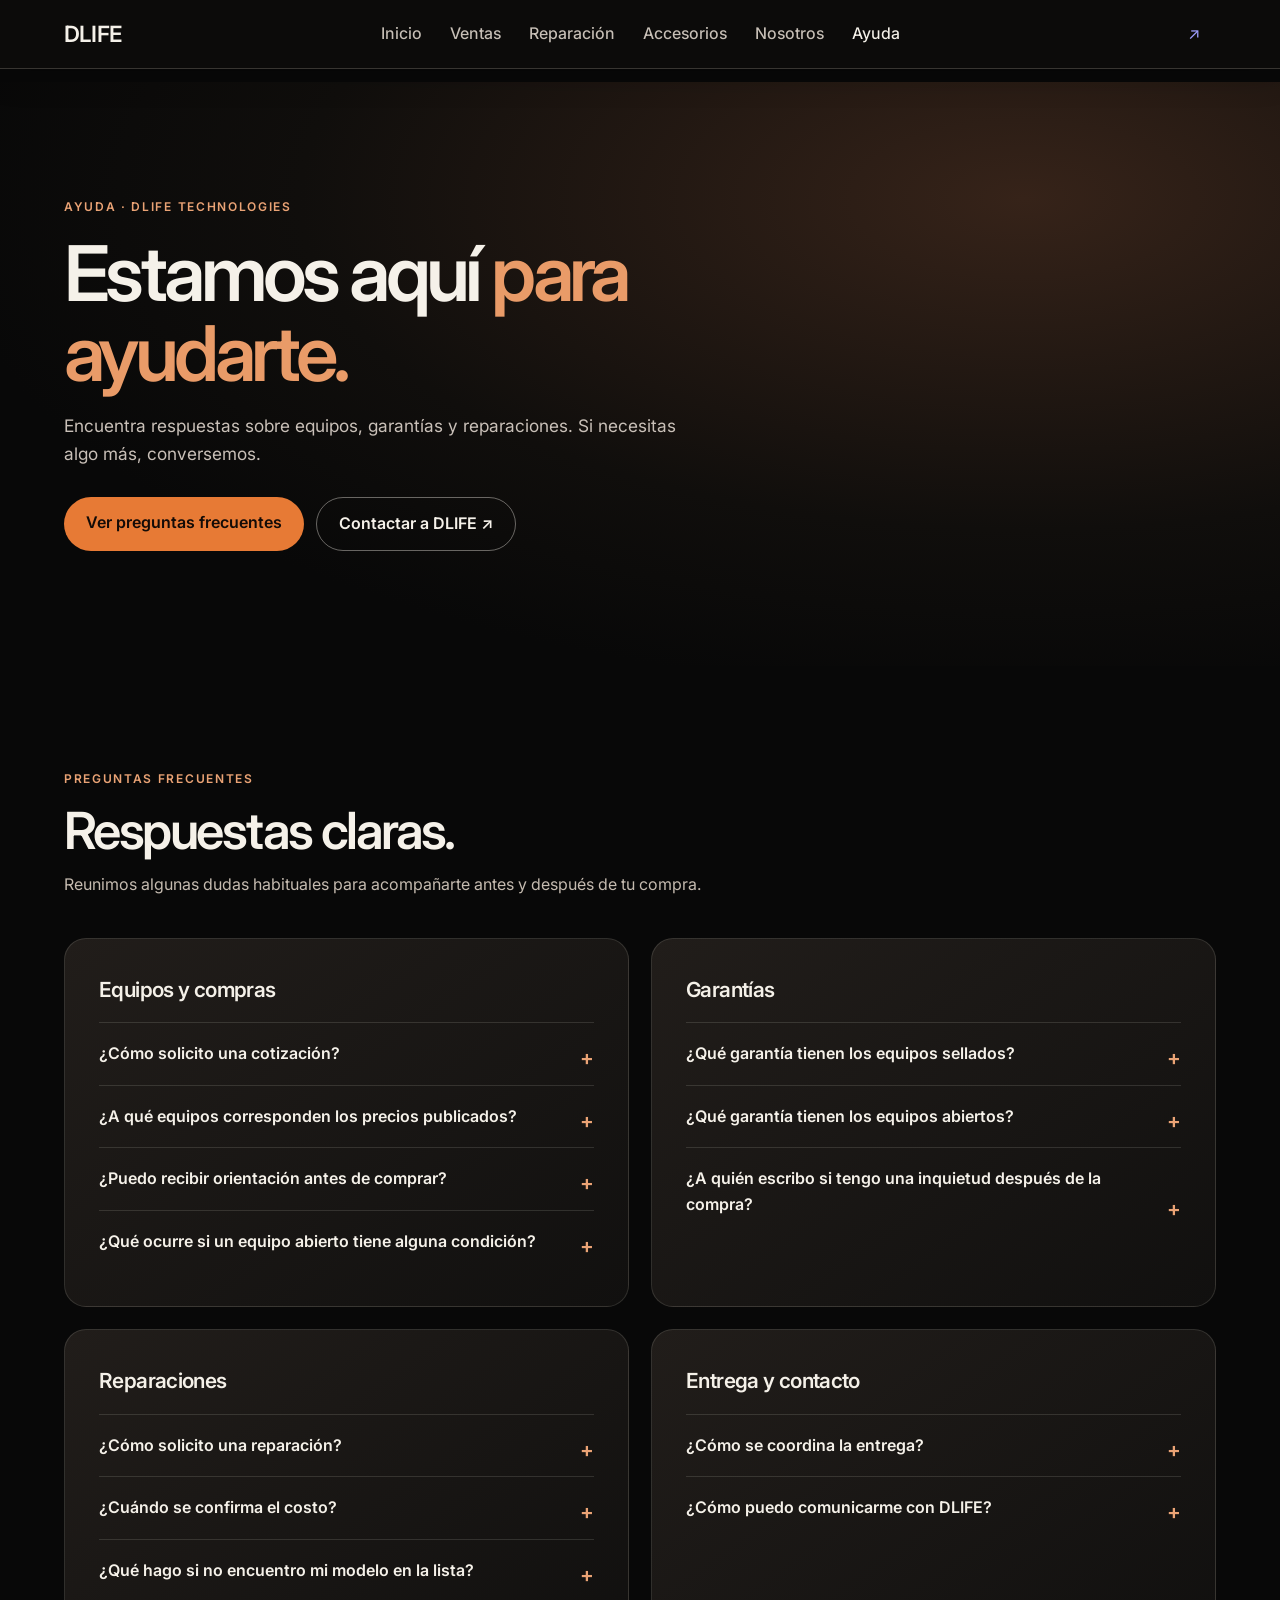
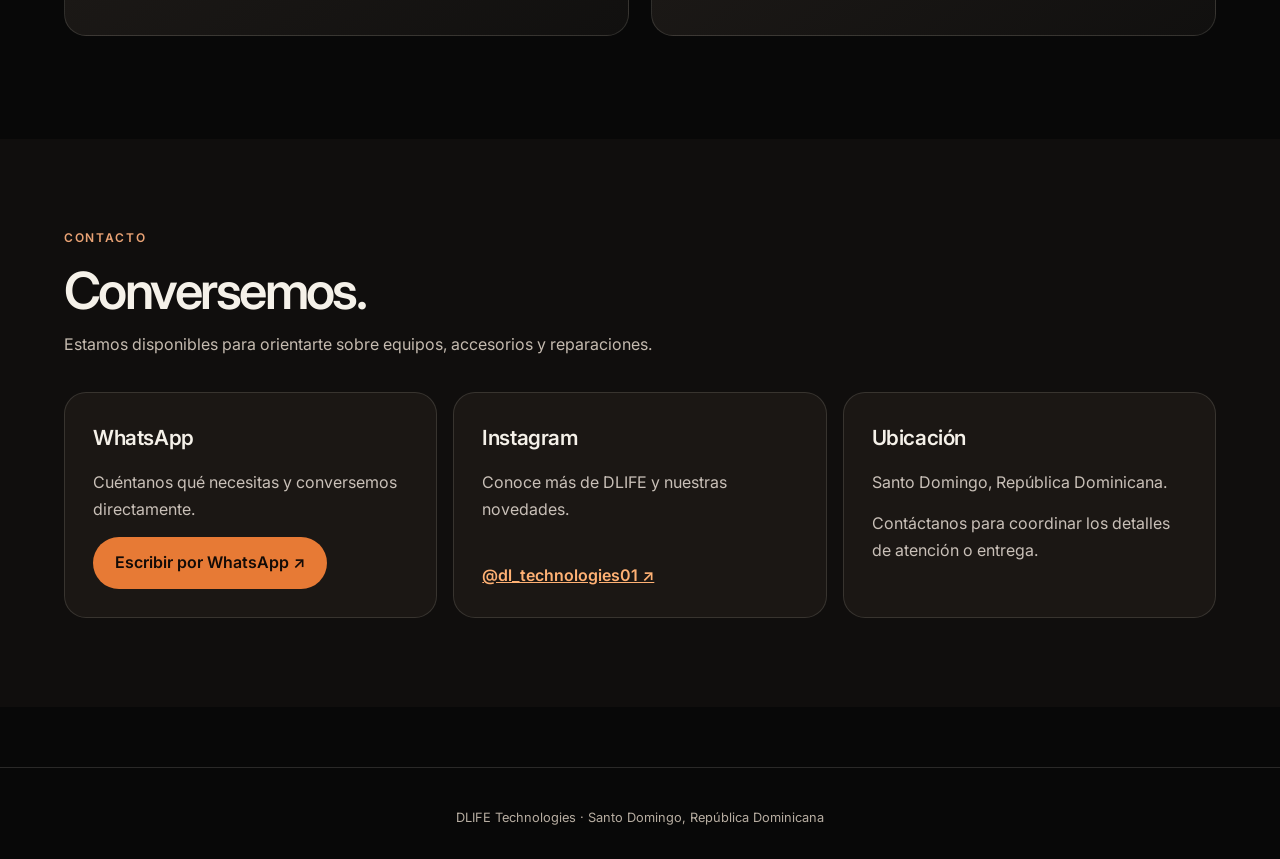
<file: ayuda.html>
<!DOCTYPE html>
<html lang="es">
<head>
<meta charset="UTF-8"><meta name="viewport" content="width=device-width, initial-scale=1, viewport-fit=cover"><meta name="theme-color" content="#080808">
<meta name="description" content="Resuelve tus dudas y contacta a DLIFE Technologies sobre equipos, garantías y reparaciones.">
<title>Ayuda y contacto | DLIFE Technologies</title>
<link rel="preconnect" href="https://fonts.googleapis.com"><link rel="preconnect" href="https://fonts.gstatic.com" crossorigin><link href="https://fonts.googleapis.com/css2?family=Inter:wght@400;500;600;700&display=swap" rel="stylesheet">
<link rel="stylesheet" href="styles.css"><link rel="stylesheet" href="design-system.css"><script src="ui.js" defer></script>
<style>
.help-page{font-family:Inter,-apple-system,sans-serif}.help-wrap{max-width:1300px;margin:auto;padding:0 clamp(24px,5vw,72px)}
.help-hero{padding:clamp(70px,9vw,130px) 0;background:radial-gradient(ellipse at 80% 20%,#362319,#100e0c 50%,#080808 75%)}
.help-kicker{color:#eaa375;font-size:.75rem;font-weight:600;letter-spacing:.14em;text-transform:uppercase}
.help-hero h1{font-size:clamp(2.8rem,6vw,5.6rem);line-height:1.04;letter-spacing:-.06em;max-width:850px;margin:18px 0}
.help-hero h1 span{color:#e99b68}.help-hero p:not(.help-kicker){color:#c9c0b8;max-width:650px;font-size:1.08rem}
.help-actions{display:flex;gap:12px;flex-wrap:wrap;margin-top:30px}.help-actions a,.contact-card a{display:inline-block;border-radius:999px;padding:13px 22px;font-weight:600;text-decoration:none}
.help-actions a:first-child,.contact-card a{background:#e77a35;color:#130b07}.help-actions a:last-child{border:1px solid rgba(245,241,233,.4);color:#f5f1e9}
.faq-section{padding:clamp(70px,8vw,110px) 0}.section-title{font-size:clamp(2.2rem,4vw,3.8rem);letter-spacing:-.05em;line-height:1.1;margin:14px 0}.section-lead{color:#c5bbb0;max-width:680px}
.faq-grid{display:grid;grid-template-columns:repeat(2,minmax(0,1fr));gap:22px;margin-top:40px}
.faq-group{background:linear-gradient(145deg,#211d1a,#11100f);border:1px solid rgba(245,241,233,.13);border-radius:22px;padding:clamp(24px,3vw,34px)}
.faq-group h3{font-size:1.3rem;letter-spacing:-.03em;margin-bottom:16px}
.faq-group details{border-top:1px solid rgba(245,241,233,.13)}.faq-group summary{padding:18px 30px 18px 0;cursor:pointer;list-style:none;position:relative;font-weight:600}
.faq-group summary::-webkit-details-marker{display:none}.faq-group summary:after{content:"+";position:absolute;right:0;color:#eaa375;font-size:1.3rem}.faq-group details[open] summary:after{content:"−"}
.faq-group details p{color:#c9c0b8;line-height:1.75;padding:0 0 18px}.faq-group a{color:#ffb174;text-decoration:underline;text-underline-offset:3px}
.faq-group summary:focus-visible{outline:3px solid #ffb174;outline-offset:3px}
.contact-section{padding:clamp(60px,7vw,100px) 0;background:#100e0d}.contact-grid{display:grid;grid-template-columns:repeat(3,minmax(0,1fr));gap:16px;margin-top:35px}
.contact-card{border:1px solid rgba(245,241,233,.13);background:#1b1714;border-radius:22px;padding:28px;display:flex;flex-direction:column;align-items:flex-start;gap:14px}
.contact-card h3{font-size:1.3rem}.contact-card p{color:#c9c0b8;line-height:1.7}.contact-card a{margin-top:auto}.contact-card .plain{background:transparent;color:#ffb174;padding:0;border-radius:0;text-decoration:underline}
@media(max-width:768px){.faq-grid,.contact-grid{grid-template-columns:1fr}}
</style></head>
<body class="help-page"><a class="skip-link" href="#contenido">Ir al contenido</a>
<nav class="navbar" aria-label="Navegación principal"><a class="logo" href="index.html" aria-label="DLIFE, inicio">DLIFE</a>
<ul class="nav-links" id="primary-menu"><li><a href="index.html">Inicio</a></li><li><a href="ventas.html">Ventas</a></li><li><a href="reparacion.html">Reparación</a></li><li><a href="accesorios.html">Accesorios</a></li><li><a href="nosotros.html">Nosotros</a></li><li><a href="ayuda.html" class="active" aria-current="page">Ayuda</a></li></ul>
<a href="https://www.instagram.com/dl_technologies01" target="_blank" rel="noopener noreferrer" class="nav-icon" aria-label="Instagram">↗</a>
<button type="button" class="menu-toggle" aria-label="Abrir menú de navegación" aria-expanded="false" aria-controls="primary-menu">☰</button></nav>
<main id="contenido">
<section class="help-hero"><div class="help-wrap"><p class="help-kicker">Ayuda · DLIFE Technologies</p><h1>Estamos aquí <span>para ayudarte.</span></h1><p>Encuentra respuestas sobre equipos, garantías y reparaciones. Si necesitas algo más, conversemos.</p><div class="help-actions"><a href="#preguntas">Ver preguntas frecuentes</a><a href="#contacto">Contactar a DLIFE ↗</a></div></div></section>
<section class="faq-section" id="preguntas"><div class="help-wrap"><p class="help-kicker">Preguntas frecuentes</p><h2 class="section-title">Respuestas claras.</h2><p class="section-lead">Reunimos algunas dudas habituales para acompañarte antes y después de tu compra.</p>
<div class="faq-grid">
<section class="faq-group"><h3>Equipos y compras</h3>
<details><summary>¿Cómo solicito una cotización?</summary><p>Entra a <a href="ventas.html">Ventas</a>, elige el equipo que te interesa y completa la solicitud. También puedes escribirnos para recibir orientación.</p></details>
<details><summary>¿A qué equipos corresponden los precios publicados?</summary><p>Los precios publicados en la página de ventas corresponden a equipos sellados. Si buscas otras opciones, conversemos sobre las disponibles.</p></details>
<details><summary>¿Puedo recibir orientación antes de comprar?</summary><p>Sí. Cuéntanos qué necesitas y te ayudaremos a elegir entre las opciones disponibles.</p></details>
<details><summary>¿Qué ocurre si un equipo abierto tiene alguna condición?</summary><p>Te informamos sobre cualquier condición identificada. Si una pieza necesita atención, conversamos contigo y solicitamos tu autorización antes de realizar el trabajo.</p></details></section>
<section class="faq-group"><h3>Garantías</h3>
<details><summary>¿Qué garantía tienen los equipos sellados?</summary><p>Los equipos sellados cuentan con un año de garantía de Apple. DLIFE te acompaña como intermediario; consulta las condiciones aplicables al adquirir tu equipo.</p></details>
<details><summary>¿Qué garantía tienen los equipos abiertos?</summary><p>Los equipos abiertos cuentan con un año de garantía cubierto por DLIFE. Consulta las condiciones aplicables al adquirir tu equipo.</p></details>
<details><summary>¿A quién escribo si tengo una inquietud después de la compra?</summary><p>Puedes contactar a DLIFE por WhatsApp. Te ayudaremos con tu inquietud y te orientaremos sobre la garantía que corresponda.</p></details></section>
<section class="faq-group"><h3>Reparaciones</h3>
<details><summary>¿Cómo solicito una reparación?</summary><p>En <a href="reparacion.html">Reparación</a> puedes indicar tu dispositivo y describir lo que sucede. Después conversaremos contigo sobre los próximos pasos.</p></details>
<details><summary>¿Cuándo se confirma el costo?</summary><p>El costo final se confirma después de la evaluación. Conversaremos contigo antes de realizar cualquier trabajo.</p></details>
<details><summary>¿Qué hago si no encuentro mi modelo en la lista?</summary><p>Selecciona «No encuentro mi modelo» en el formulario y escríbelo. La página también incluye una guía para localizar el modelo de tu equipo.</p></details></section>
<section class="faq-group"><h3>Entrega y contacto</h3>
<details><summary>¿Cómo se coordina la entrega?</summary><p>Al solicitar tu equipo o accesorio, conversaremos contigo para confirmar disponibilidad y los detalles de entrega y pago.</p></details>
<details><summary>¿Cómo puedo comunicarme con DLIFE?</summary><p>Puedes escribirnos por <a href="https://wa.me/18292890243" target="_blank" rel="noopener noreferrer">WhatsApp</a> o encontrarnos en <a href="https://www.instagram.com/dl_technologies01" target="_blank" rel="noopener noreferrer">Instagram</a>.</p></details></section>
</div></div></section>
<section class="contact-section" id="contacto"><div class="help-wrap"><p class="help-kicker">Contacto</p><h2 class="section-title">Conversemos.</h2><p class="section-lead">Estamos disponibles para orientarte sobre equipos, accesorios y reparaciones.</p>
<div class="contact-grid">
<article class="contact-card"><h3>WhatsApp</h3><p>Cuéntanos qué necesitas y conversemos directamente.</p><a href="https://wa.me/18292890243" target="_blank" rel="noopener noreferrer">Escribir por WhatsApp ↗</a></article>
<article class="contact-card"><h3>Instagram</h3><p>Conoce más de DLIFE y nuestras novedades.</p><a class="plain" href="https://www.instagram.com/dl_technologies01" target="_blank" rel="noopener noreferrer">@dl_technologies01 ↗</a></article>
<article class="contact-card"><h3>Ubicación</h3><p>Santo Domingo, República Dominicana.</p><p>Contáctanos para coordinar los detalles de atención o entrega.</p></article>
</div></div></section>
</main><footer class="apple-footer"><div class="footer-text">DLIFE Technologies · Santo Domingo, República Dominicana</div></footer></body></html>
</file>
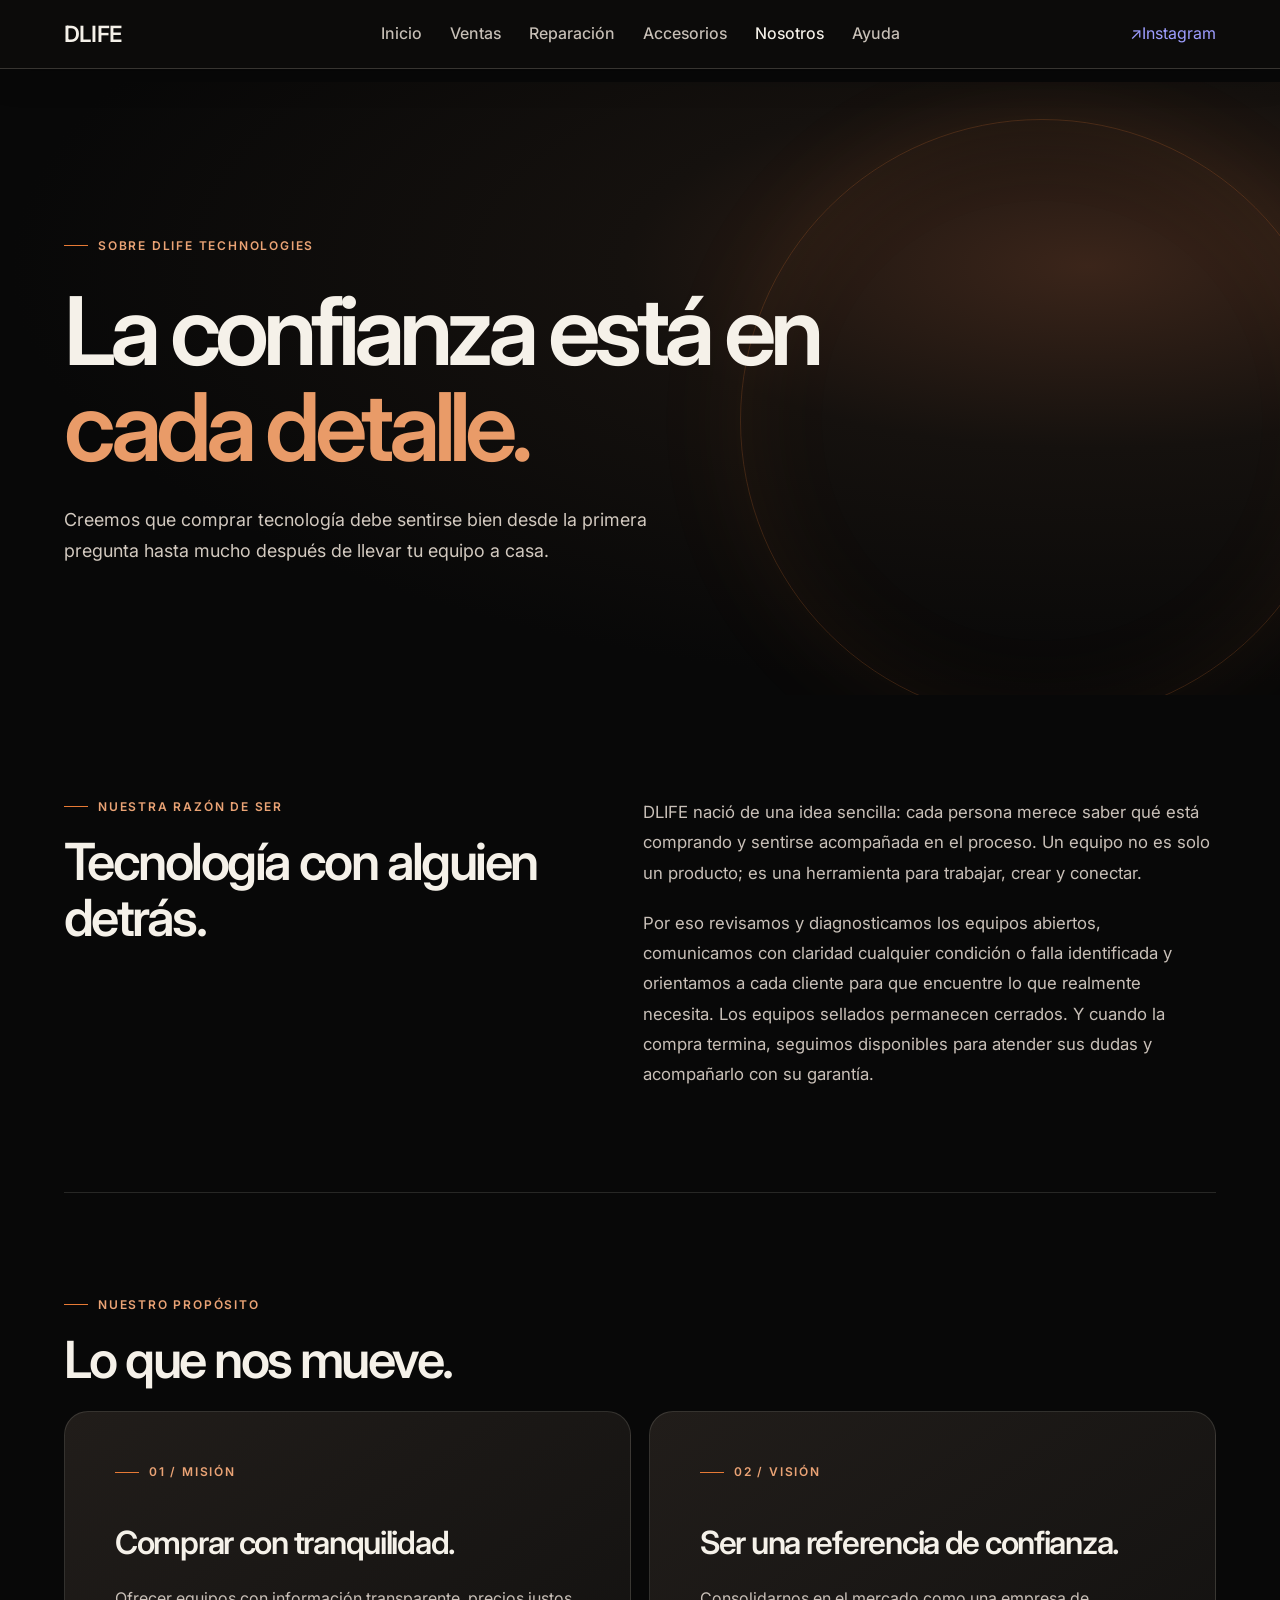
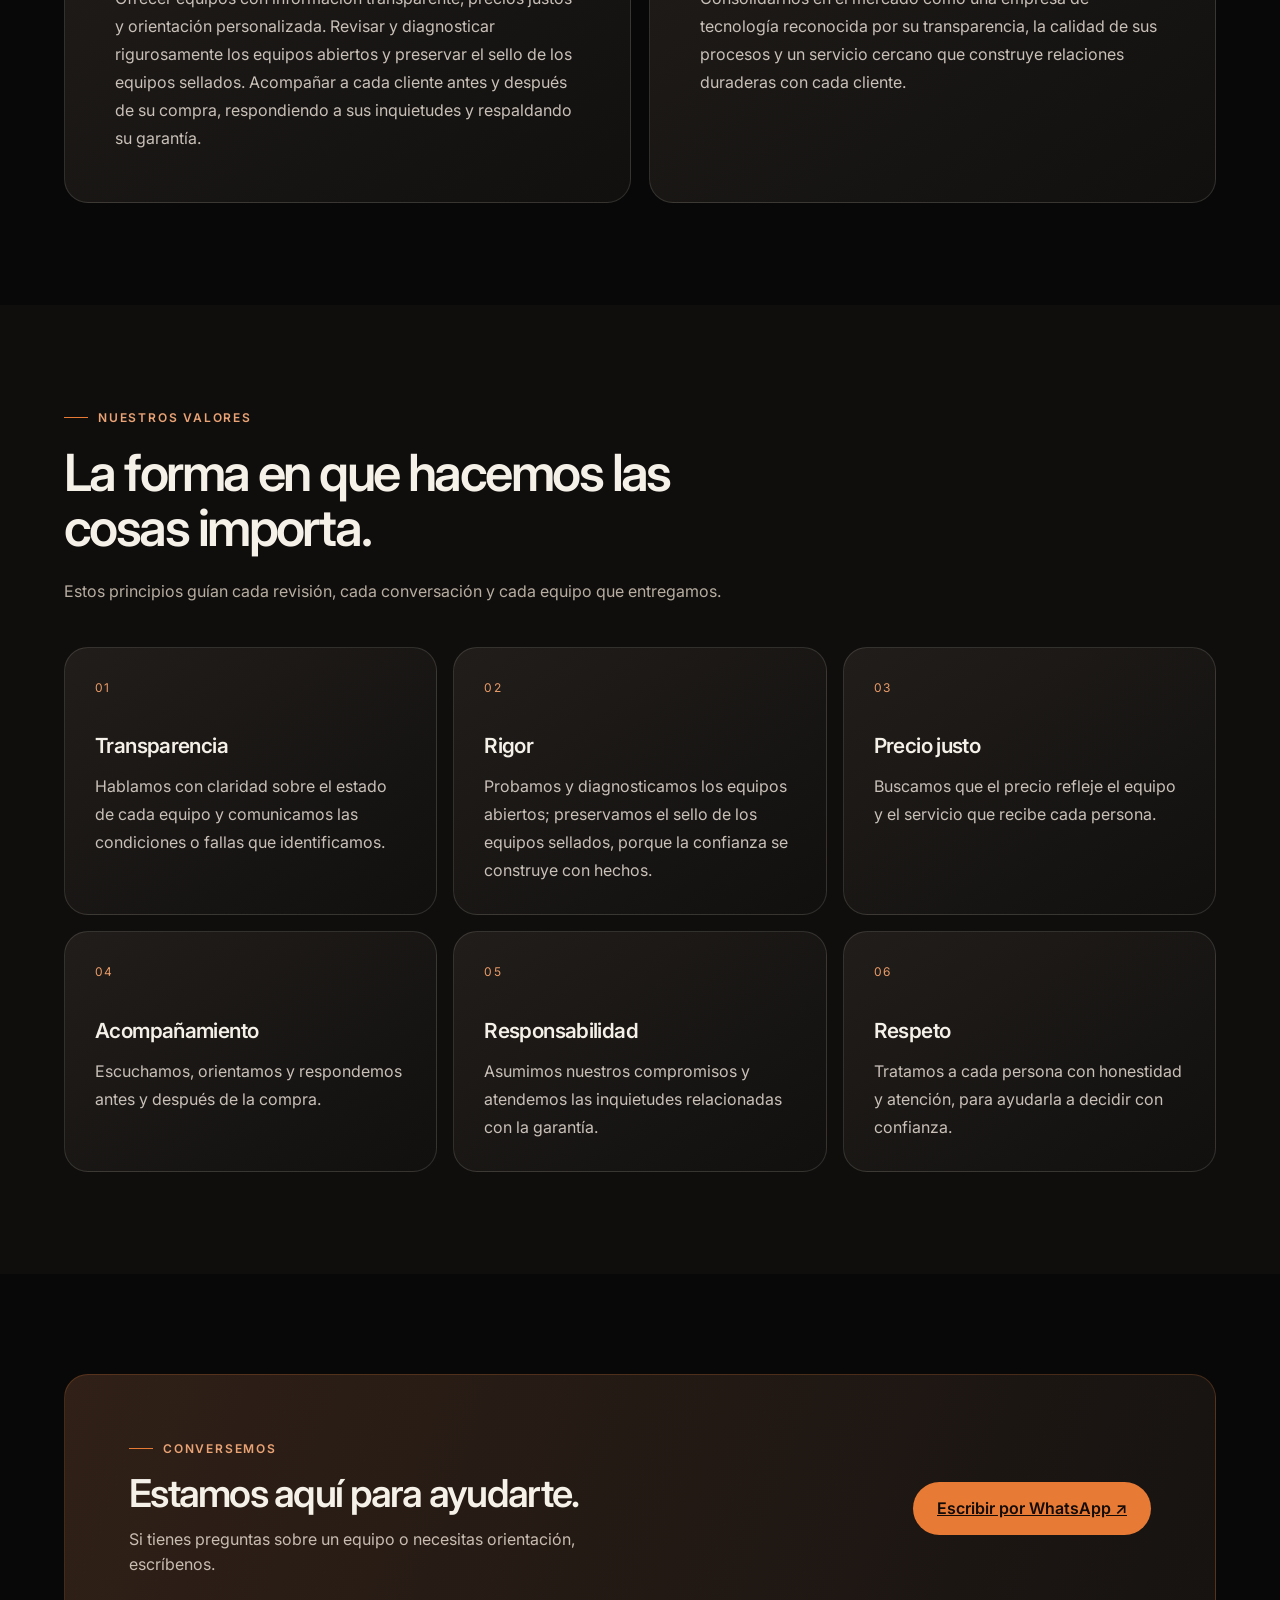
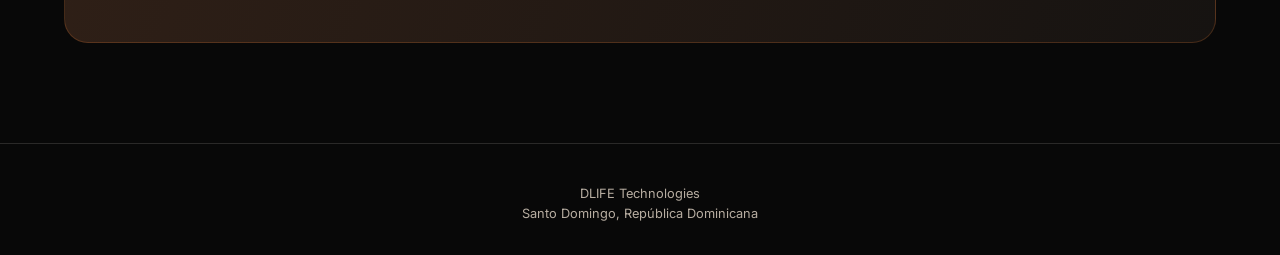
<file: nosotros.html>
<!DOCTYPE html>
<html lang="es">
<head>
  <meta charset="UTF-8">
  <meta name="viewport" content="width=device-width, initial-scale=1, viewport-fit=cover">
  <meta name="theme-color" content="#080808">
  <meta name="description" content="Conoce la misión, visión y valores de DLIFE Technologies: tecnología con confianza, transparencia y acompañamiento.">
  <title>Nosotros | DLIFE Technologies</title>
  <link rel="preconnect" href="https://fonts.googleapis.com">
  <link rel="preconnect" href="https://fonts.gstatic.com" crossorigin>
  <link href="https://fonts.googleapis.com/css2?family=Inter:wght@400;500;600;700&display=swap" rel="stylesheet">
  <link rel="stylesheet" href="styles.css">
  <link rel="stylesheet" href="design-system.css">
  <script src="ui.js" defer></script>
  <style>
    .about-page { font-family: Inter, -apple-system, sans-serif; }
    .about-page .about-wrap { max-width: 1400px; margin: auto; padding: 0 clamp(24px, 5vw, 72px); }
    .about-hero { position: relative; overflow: hidden; padding: clamp(90px, 12vw, 160px) 0 clamp(80px, 10vw, 130px); background: radial-gradient(ellipse at 85% 30%, #3b251a 0%, #15110e 30%, #080808 70%); }
    .about-hero .about-wrap { position: relative; z-index: 1; }
    .about-hero::after { content: ""; position: absolute; width: min(47vw, 620px); aspect-ratio: 1; border: 1px solid rgba(231,122,53,.22); border-radius: 50%; right: -5%; top: 6%; box-shadow: 0 0 100px rgba(231,122,53,.07), inset 0 0 100px rgba(231,122,53,.07); pointer-events: none; }
    .about-kicker { display: flex; align-items: center; gap: 10px; color: #eaa375; font-size: .75rem; font-weight: 600; letter-spacing: .15em; text-transform: uppercase; }
    .about-kicker::before { content: ""; width: 24px; height: 1px; background: #e77a35; }
    .about-hero h1 { max-width: 950px; font-size: clamp(3.1rem, 7.4vw, 7rem); line-height: 1.02; letter-spacing: -.065em; margin: 28px 0; font-weight: 600; }
    .about-hero h1 span { color: #e99b68; }
    .about-lead { color: #d2c9bf; max-width: 660px; font-size: clamp(1.05rem, 1.4vw, 1.25rem); line-height: 1.75; }
    .about-section { padding: clamp(70px, 8vw, 120px) 0; }
    .about-intro { display: grid; grid-template-columns: 1fr 1.2fr; gap: clamp(30px, 8vw, 120px); border-bottom: 1px solid rgba(245,241,233,.13); }
    .about-section h2 { font-size: clamp(2.3rem, 4vw, 3.8rem); line-height: 1.08; letter-spacing: -.05em; margin: 18px 0 24px; }
    .about-prose p { color: #c9c0b8; font-size: 1.05rem; line-height: 1.8; margin-bottom: 20px; }
    .about-prose p:last-child { margin-bottom: 0; }
    .purpose-grid { display: grid; grid-template-columns: repeat(2, 1fr); gap: 18px; }
    .purpose-card, .value-card { border: 1px solid rgba(245,241,233,.13); background: linear-gradient(145deg, #211d1a, #11100f); border-radius: 24px; }
    .purpose-card { padding: clamp(28px, 4vw, 50px); }
    .purpose-card h3 { font-size: 2rem; letter-spacing: -.04em; margin: 35px 0 16px; }
    .purpose-card p, .value-card p { color: #c9c0b8; line-height: 1.75; }
    .values-section { background: #100e0d; }
    .values-heading { max-width: 700px; margin-bottom: 42px; }
    .values-heading p { color: #b7ada1; }
    .values-grid { display: grid; grid-template-columns: repeat(3, 1fr); gap: 16px; }
    .value-card { padding: 30px; min-height: 230px; }
    .value-number { color: #e99b68; font-size: .75rem; letter-spacing: .1em; }
    .value-card h3 { font-size: 1.3rem; letter-spacing: -.03em; margin: 32px 0 10px; }
    .about-contact { margin: clamp(60px, 8vw, 100px) 0; padding: clamp(32px, 5vw, 64px); border-radius: 24px; background: linear-gradient(110deg, #302017, #161311); border: 1px solid rgba(231,122,53,.22); display: flex; align-items: center; justify-content: space-between; gap: 28px; }
    .about-contact h2 { font-size: clamp(1.9rem, 3vw, 3rem); letter-spacing: -.045em; line-height: 1.15; margin: 12px 0; }
    .about-contact p { color: #c9bdb2; max-width: 520px; }
    .about-contact a { flex: none; color: #130b07; background: #e77a35; padding: 14px 24px; border-radius: 999px; font-weight: 600; }
    .about-contact a:hover { background: #f19558; }
    @media (max-width: 768px) { .about-hero::after { width: 80vw; right: -45%; top: 15%; } .about-intro, .purpose-grid, .values-grid { grid-template-columns: 1fr; } .about-contact { flex-direction: column; align-items: flex-start; } .value-card { min-height: 0; } }
  </style>
</head>
<body class="about-page">
  <a class="skip-link" href="#contenido">Ir al contenido</a>
  <nav class="navbar" aria-label="Navegación principal">
    <a class="logo" href="index.html" aria-label="DLIFE, inicio">DLIFE</a>
    <ul class="nav-links" id="primary-menu">
      <li><a href="index.html">Inicio</a></li>
      <li><a href="ventas.html">Ventas</a></li>
      <li><a href="reparacion.html">Reparación</a></li>
      <li><a href="accesorios.html">Accesorios</a></li>
      <li><a href="nosotros.html" class="active" aria-current="page">Nosotros</a></li><li><a href="ayuda.html">Ayuda</a></li>
    </ul>
    <a href="https://www.instagram.com/dl_technologies01" target="_blank" rel="noopener noreferrer" class="nav-icon" aria-label="Instagram"><span aria-hidden="true">↗</span> Instagram</a>
    <button type="button" class="menu-toggle" aria-label="Abrir menú de navegación" aria-expanded="false" aria-controls="primary-menu">☰</button>
  </nav>
  <main id="contenido">
    <section class="about-hero">
      <div class="about-wrap">
        <div class="about-kicker">Sobre DLIFE Technologies</div>
        <h1>La confianza está en <span>cada detalle.</span></h1>
        <p class="about-lead">Creemos que comprar tecnología debe sentirse bien desde la primera pregunta hasta mucho después de llevar tu equipo a casa.</p>
      </div>
    </section>
    <div class="about-wrap">
      <section class="about-section about-intro" aria-labelledby="story-title">
        <div><div class="about-kicker">Nuestra razón de ser</div><h2 id="story-title">Tecnología con alguien detrás.</h2></div>
        <div class="about-prose">
          <p>DLIFE nació de una idea sencilla: cada persona merece saber qué está comprando y sentirse acompañada en el proceso. Un equipo no es solo un producto; es una herramienta para trabajar, crear y conectar.</p>
          <p>Por eso revisamos y diagnosticamos los equipos abiertos, comunicamos con claridad cualquier condición o falla identificada y orientamos a cada cliente para que encuentre lo que realmente necesita. Los equipos sellados permanecen cerrados. Y cuando la compra termina, seguimos disponibles para atender sus dudas y acompañarlo con su garantía.</p>
        </div>
      </section>
      <section class="about-section" aria-labelledby="purpose-title">
        <div class="about-kicker">Nuestro propósito</div>
        <h2 id="purpose-title">Lo que nos mueve.</h2>
        <div class="purpose-grid">
          <article class="purpose-card"><div class="about-kicker">01 / Misión</div><h3>Comprar con tranquilidad.</h3><p>Ofrecer equipos con información transparente, precios justos y orientación personalizada. Revisar y diagnosticar rigurosamente los equipos abiertos y preservar el sello de los equipos sellados. Acompañar a cada cliente antes y después de su compra, respondiendo a sus inquietudes y respaldando su garantía.</p></article>
          <article class="purpose-card"><div class="about-kicker">02 / Visión</div><h3>Ser una referencia de confianza.</h3><p>Consolidarnos en el mercado como una empresa de tecnología reconocida por su transparencia, la calidad de sus procesos y un servicio cercano que construye relaciones duraderas con cada cliente.</p></article>
        </div>
      </section>
    </div>
    <section class="about-section values-section" aria-labelledby="values-title">
      <div class="about-wrap">
        <div class="values-heading"><div class="about-kicker">Nuestros valores</div><h2 id="values-title">La forma en que hacemos las cosas importa.</h2><p>Estos principios guían cada revisión, cada conversación y cada equipo que entregamos.</p></div>
        <div class="values-grid">
          <article class="value-card"><div class="value-number">01</div><h3>Transparencia</h3><p>Hablamos con claridad sobre el estado de cada equipo y comunicamos las condiciones o fallas que identificamos.</p></article>
          <article class="value-card"><div class="value-number">02</div><h3>Rigor</h3><p>Probamos y diagnosticamos los equipos abiertos; preservamos el sello de los equipos sellados, porque la confianza se construye con hechos.</p></article>
          <article class="value-card"><div class="value-number">03</div><h3>Precio justo</h3><p>Buscamos que el precio refleje el equipo y el servicio que recibe cada persona.</p></article>
          <article class="value-card"><div class="value-number">04</div><h3>Acompañamiento</h3><p>Escuchamos, orientamos y respondemos antes y después de la compra.</p></article>
          <article class="value-card"><div class="value-number">05</div><h3>Responsabilidad</h3><p>Asumimos nuestros compromisos y atendemos las inquietudes relacionadas con la garantía.</p></article>
          <article class="value-card"><div class="value-number">06</div><h3>Respeto</h3><p>Tratamos a cada persona con honestidad y atención, para ayudarla a decidir con confianza.</p></article>
        </div>
      </div>
    </section>
    <div class="about-wrap">
      <section class="about-contact" aria-labelledby="about-contact-title">
        <div><div class="about-kicker">Conversemos</div><h2 id="about-contact-title">Estamos aquí para ayudarte.</h2><p>Si tienes preguntas sobre un equipo o necesitas orientación, escríbenos.</p></div>
        <a href="https://wa.me/18292890243" target="_blank" rel="noopener noreferrer">Escribir por WhatsApp ↗</a>
      </section>
    </div>
  </main>
  <footer class="apple-footer">
    <div class="footer-text">DLIFE Technologies<br>Santo Domingo, República Dominicana</div>
  </footer>
</body>
</html>
</file>
<file: styles.css>
/* ========== RESET & BASE ========== */
* {
  margin: 0;
  padding: 0;
  box-sizing: border-box;
  -webkit-tap-highlight-color: transparent;
}

body {
  font-family: -apple-system, 'SF Pro Text', 'Helvetica Neue', sans-serif;
  background-color: #0a0a0c;
  color: #ffffff;
  line-height: 1.4;
  padding-top: 70px;
  transition: opacity 0.3s ease;
}
body.fade-out {
  opacity: 0;
}

/* ========== TYPOGRAPHY ========== */
h1, h2, h3 {
  font-weight: 590;
  letter-spacing: -0.02em;
}

/* ========== NAVBAR (apple blur) ========== */
.navbar {
  position: fixed;
  top: 0;
  width: 100%;
  background: rgba(10, 10, 12, 0.82);
  backdrop-filter: blur(20px);
  padding: 14px 24px;
  display: flex;
  justify-content: space-between;
  align-items: center;
  z-index: 1000;
  border-bottom: 0.5px solid rgba(255,255,255,0.08);
}
.logo {
  font-size: 1.4rem;
  font-weight: 600;
  background: linear-gradient(135deg, #fff, #aaa);
  background-clip: text;
  -webkit-background-clip: text;
  color: transparent;
}
.nav-links {
  list-style: none;
  display: flex;
  gap: 28px;
}
.nav-links a {
  text-decoration: none;
  color: #e5e5e7;
  font-weight: 470;
  transition: color 0.2s;
}
.nav-links a:hover,
.nav-links a.active {
  color: #ffffff;
}
.menu-toggle {
  display: none;
  font-size: 28px;
  cursor: pointer;
  color: white;
}

/* ========== HERO ========== */
.hero-slider {
  position: relative;
  width: 100%;
  height: 80vh;
  overflow: hidden;
  margin-top: 0;
}
.slide {
  position: absolute;
  width: 100%;
  height: 100%;
  opacity: 0;
  transition: opacity 1s ease-in-out;
  background-size: cover;
  background-position: center;
  display: flex;
  align-items: center;
  justify-content: center;
  text-align: center;
  color: white;
}
.slide.active {
  opacity: 1;
  z-index: 1;
}
.slide-content {
  background: rgba(0,0,0,0.4);
  backdrop-filter: blur(8px);
  padding: 20px 30px;
  border-radius: 48px;
  max-width: 80%;
}
.slide-content h2 {
  font-size: 2rem;
  margin-bottom: 10px;
}
.slider-dots {
  position: absolute;
  bottom: 20px;
  left: 50%;
  transform: translateX(-50%);
  display: flex;
  gap: 12px;
  z-index: 2;
}
.dot {
  width: 8px;
  height: 8px;
  background: rgba(255,255,255,0.5);
  border-radius: 10px;
  cursor: pointer;
  transition: 0.3s;
}
.dot.active {
  background: white;
  width: 20px;
}
@media (max-width: 768px) {
  .hero-slider { height: 60vh; }
  .slide-content h2 { font-size: 1.4rem; }
}

/* ========== SERVICIOS ========== */
.services {
  padding: 60px 20px;
  text-align: center;
}
.services h2 {
  font-size: 2.2rem;
  margin-bottom: 40px;
}
.cards {
  display: flex;
  flex-wrap: wrap;
  justify-content: center;
  gap: 28px;
}
.card {
  background: rgba(28, 28, 30, 0.7);
  backdrop-filter: blur(12px);
  border-radius: 32px;
  padding: 28px 20px;
  width: 260px;
  transition: transform 0.25s, background 0.2s;
  border: 0.5px solid rgba(255,255,255,0.05);
}
.card:hover {
  transform: translateY(-6px);
  background: rgba(44, 44, 46, 0.8);
}
.card h3 {
  margin-bottom: 12px;
}

/* ========== PRODUCTOS (store) ========== */
.store {
  padding: 100px 24px;
  max-width: 1280px;
  margin: 0 auto;
}
.products {
  display: grid;
  grid-template-columns: repeat(auto-fill, minmax(240px, 1fr));
  gap: 28px;
  margin-top: 40px;
}
.product-card {
  background: #1c1c1e;
  border-radius: 24px;
  padding: 20px;
  transition: all 0.3s cubic-bezier(0.2, 0.9, 0.4, 1.1);
  border: 0.5px solid rgba(255,255,255,0.05);
}
.product-card:hover {
  transform: translateY(-5px);
  background: #2c2c2e;
  box-shadow: 0 20px 35px rgba(0,0,0,0.3);
}
.product-card img {
  width: 100%;
  border-radius: 16px;
  margin-bottom: 12px;
}
.price {
  font-weight: 600;
  margin: 10px 0;
  color: #00cf5d;
}
.product-card button {
  background: #e77a35;
  border: none;
  padding: 10px 16px;
  border-radius: 40px;
  color: white;
  font-weight: 500;
  cursor: pointer;
  width: 100%;
  transition: 0.2s;
}
.product-card button:hover {
  background: #b95720;
}

/* ========== FORMULARIO REPARACIÓN + PREVIEW ========== */
.form-section {
  max-width: 700px;
  margin: 40px auto;
  padding: 0 20px;
}
.form-card {
  background: rgba(28, 28, 30, 0.7);
  backdrop-filter: blur(10px);
  border-radius: 44px;
  padding: 32px;
  border: 0.5px solid rgba(255,255,255,0.1);
}
.form-card h1 {
  font-size: 1.8rem;
  margin-bottom: 8px;
}
.form-sub {
  color: #8e8e93;
  margin-bottom: 28px;
}
.input-group {
  margin-bottom: 20px;
}
label {
  display: block;
  font-size: 0.85rem;
  font-weight: 500;
  margin-bottom: 6px;
  color: #ddd;
}
input, select, textarea {
  width: 100%;
  padding: 14px 16px;
  background: #0f0f10;
  border: 1px solid #2c2c2e;
  border-radius: 20px;
  color: white;
  font-size: 1rem;
  transition: 0.2s;
}
input:focus, select:focus, textarea:focus {
  border-color: #e77a35;
  outline: none;
  box-shadow: 0 0 0 3px rgba(231,122,53,0.2);
}
.error-message {
  color: #ca5d2b;
  font-size: 0.7rem;
  margin-top: 5px;
  margin-left: 12px;
  display: none;
}
.error {
  border-color: #ca5d2b !important;
}
.preview-card {
  margin-top: 30px;
  background: #0f0f10;
  border-radius: 28px;
  padding: 16px;
}
.preview-header {
  font-size: 0.7rem;
  text-transform: uppercase;
  color: #8e8e93;
  margin-bottom: 12px;
  display: flex;
  align-items: center;
  gap: 8px;
}
.preview-message {
  background: #1c1c1e;
  padding: 16px;
  border-radius: 20px;
  font-family: monospace;
  font-size: 0.8rem;
  white-space: pre-wrap;
  border-left: 3px solid #e77a35;
}
.btn-submit {
  background: #e77a35;
  color: white;
  border: none;
  padding: 14px;
  border-radius: 40px;
  font-weight: 600;
  width: 100%;
  cursor: pointer;
  display: flex;
  align-items: center;
  justify-content: center;
  gap: 10px;
  margin-top: 12px;
}
.btn-submit:disabled {
  opacity: 0.6;
  cursor: not-allowed;
}
.toast {
  position: fixed;
  bottom: 30px;
  left: 50%;
  transform: translateX(-50%);
  background: rgba(0,0,0,0.8);
  backdrop-filter: blur(12px);
  padding: 10px 20px;
  border-radius: 40px;
  color: white;
  font-size: 0.85rem;
  opacity: 0;
  transition: opacity 0.2s;
  pointer-events: none;
  z-index: 2000;
}
.toast.show {
  opacity: 1;
}

/* ========== VENTAS (selector) ========== */
.sales-container {
  display: flex;
  flex-wrap: wrap;
  gap: 40px;
  max-width: 1100px;
  margin: 40px auto;
  padding: 20px;
}
.sales-left img {
  width: 320px;
  border-radius: 32px;
  background: #1c1c1e;
}
.sales-right {
  flex: 1;
  display: flex;
  flex-direction: column;
  gap: 20px;
}
.sales-select {
  padding: 14px;
  border-radius: 28px;
  background: #1c1c1e;
  color: white;
  border: none;
}
.price-tag {
  font-size: 2rem;
  font-weight: 700;
}
.status-badge {
  font-size: 0.9rem;
}

/* ========== FOOTER ========== */
.apple-footer {
  background: #0f0f10;
  padding: 40px 20px 30px;
  margin-top: 60px;
  border-top: 0.5px solid rgba(255,255,255,0.1);
  text-align: center;
}
.social-links {
  display: flex;
  justify-content: center;
  gap: 32px;
  margin-bottom: 24px;
}
.social-links a {
  color: #aaa;
  font-size: 1.8rem;
  transition: color 0.2s, transform 0.2s;
}
.social-links a:hover {
  color: #ffffff;
  transform: translateY(-3px);
}
.footer-text {
  color: #6c6c70;
  font-size: 0.8rem;
}

/* ========== RESPONSIVE ========== */
@media (max-width: 768px) {
  .menu-toggle {
    display: block;
  }
  .nav-links {
    position: absolute;
    top: 70px;
    left: 0;
    width: 100%;
    background: rgba(10,10,12,0.98);
    backdrop-filter: blur(20px);
    flex-direction: column;
    align-items: center;
    display: none;
    padding: 20px 0;
    gap: 20px;
  }
  .nav-links.active {
    display: flex;
  }
  .form-card {
    padding: 24px;
  }
  .sales-container {
    flex-direction: column;
    align-items: center;
    text-align: center;
  }
}

/* Chips de problemas */
.problems-grid {
  display: grid;
  grid-template-columns: repeat(auto-fill, minmax(140px, 1fr));
  gap: 12px;
  margin-top: 8px;
}
.problem-chip {
  background: #0f0f10;
  border: 1px solid #2c2c2e;
  border-radius: 40px;
  padding: 10px 12px;
  font-size: 0.85rem;
  text-align: center;
  cursor: pointer;
  transition: all 0.2s ease;
  color: #e5e5e7;
  display: flex;
  align-items: center;
  justify-content: center;
  gap: 8px;
}
.problem-chip.selected {
  background: #e77a35;
  border-color: #e77a35;
  color: white;
}
.problem-chip:hover {
  background: #2c2c2e;
  transform: translateY(-2px);
}
.other-problem-container {
  margin-top: 16px;
  display: flex;
  flex-wrap: wrap;
  align-items: center;
  gap: 12px;
}
.other-problem-container input {
  flex: 1;
  padding: 10px 16px;
  border-radius: 40px;
  background: #0f0f10;
  border: 1px solid #2c2c2e;
  color: white;
}



/* DLIFE | cristal negro, blanco hueso y naranja cósmico */
:root {
  color-scheme: dark;
  --dl-black: #080808;
  --dl-ivory: #f5f1e9;
  --dl-muted: #b7ada1;
  --dl-orange: #e77a35;
  --dl-orange-deep: #b95720;
  --dl-border: rgba(245,241,233,.14);
  --dl-glass: rgba(28,27,25,.78);
}
html { scroll-behavior: smooth; }
body {
  background: #080808 !important;
  color: var(--dl-ivory) !important;
  line-height: 1.6;
  min-height: 100vh;
  padding-top: 82px;
}
::selection { background: rgba(231,122,53,.35); color: var(--dl-ivory); }
.navbar,.topnav {
  min-height: 68px;
  padding: 12px clamp(24px,5vw,72px) !important;
  background: rgba(12,12,12,.86) !important;
  border: 0 !important;
  border-bottom: 1px solid var(--dl-border) !important;
  backdrop-filter: blur(22px) saturate(120%);
  -webkit-backdrop-filter: blur(22px) saturate(120%);
}
.logo { background:none !important; color:var(--dl-ivory) !important; -webkit-text-fill-color:var(--dl-ivory); letter-spacing:-.035em; }
.nav-links a,.nav-right a { color:#c8c0b7 !important; }
.nav-links a:hover,.nav-links a.active,.nav-right a:hover { color:var(--dl-ivory) !important; }
.nav-links li a.active::after { background:var(--dl-orange) !important; }
.menu-toggle { background:transparent !important; border:0 !important; box-shadow:none !important; color:var(--dl-ivory) !important; }
.hero-slider { margin-top:0 !important; min-height:560px; border-radius:0 0 28px 28px; }
.slide-content {
  max-width:680px;
  background:rgba(15,14,13,.65);
  border:1px solid var(--dl-border);
  border-radius:28px;
  padding:clamp(28px,4vw,48px);
  backdrop-filter:blur(18px);
  -webkit-backdrop-filter:blur(18px);
}
.services { max-width:1400px; margin:0 auto; padding:clamp(64px,7vw,112px) clamp(24px,5vw,72px) !important; background:transparent !important; }
.services > p { margin-bottom:48px; color:var(--dl-muted); }
.cards { display:grid !important; grid-template-columns:repeat(3,minmax(0,1fr)); gap:24px; }
.card,.product-card,.product-visual,.product-controls,.accessory-card,.carousel-item,.glass-card,.modal-content,.form-card,.stat-card,.chart-controls,.chart-container,.table-wrapper,.preview-card {
  background:linear-gradient(145deg,rgba(46,43,39,.8),rgba(21,20,19,.86)) !important;
  border:1px solid var(--dl-border) !important;
  box-shadow:inset 0 1px 0 rgba(245,241,233,.07),0 16px 38px rgba(0,0,0,.2);
  backdrop-filter:blur(18px) saturate(110%);
  -webkit-backdrop-filter:blur(18px) saturate(110%);
}
.card { width:auto; padding:32px !important; border-radius:24px !important; }
.card-icon,.accessory-price,.price,.carousel-item p { color:var(--dl-orange) !important; }
.product-visual,.product-controls,.accessory-card,.modal-content,.form-card { border-radius:24px !important; }
.sales-grid { max-width:1280px; gap:32px !important; margin:48px auto 72px !important; padding:0 32px !important; }
.sales-hero { margin:48px auto 0 !important; padding:0 24px; }
.sales-hero p { color:var(--dl-muted); }
.carousel-section { max-width:1280px !important; margin:56px auto 32px !important; }
.carousel { background:rgba(24,23,21,.65) !important; border-color:var(--dl-border) !important; gap:20px !important; padding:20px !important; }
.carousel-heading span,.invoice-number-hint { color:var(--dl-muted) !important; }
.carousel-tag { background:var(--dl-orange-deep) !important; }
button:not(.menu-toggle),.btn-slide,.btn-primary,.buy-btn,.btn-submit,.buy-accessory-btn {
  background:var(--dl-orange) !important;
  color:#120b07 !important;
  border:1px solid rgba(245,241,233,.14) !important;
  border-radius:999px;
  box-shadow:none !important;
}
button:hover:not(:disabled):not(.menu-toggle),.btn-slide:hover { background:#f19558 !important; }
button:disabled { opacity:.48; cursor:not-allowed; }
input:not([type=checkbox]):not([type=radio]),select,textarea {
  background:rgba(10,10,10,.68) !important;
  color:var(--dl-ivory) !important;
  border:1px solid rgba(245,241,233,.2) !important;
  border-radius:14px !important;
  min-height:46px;
}
input:focus,select:focus,textarea:focus { outline:2px solid rgba(231,122,53,.65); outline-offset:2px; }
.problem-chip.selected,.tab.active { background:var(--dl-orange) !important; color:#120b07 !important; border-color:var(--dl-orange) !important; }
.modal,.form-modal { background:rgba(0,0,0,.72) !important; backdrop-filter:blur(12px); -webkit-backdrop-filter:blur(12px); }
.apple-footer { background:#080808 !important; border-top:1px solid var(--dl-border) !important; }
.footer-text,.form-sub { color:var(--dl-muted) !important; }
body:has(.admin-container) { padding:32px clamp(20px,4vw,64px) !important; }
.admin-container { max-width:1500px !important; margin:auto; }
.admin-header { margin-bottom:38px !important; }
.tabs { display:flex; flex-wrap:wrap !important; gap:10px !important; position:static; padding:0 0 20px !important; margin-bottom:32px !important; border-bottom:1px solid var(--dl-border); background:transparent !important; }
.tab { white-space:nowrap; border:1px solid transparent; }
.table-wrapper { overflow-x:auto; }
th { background:#24211e !important; }
.login-box { padding:40px !important; border-radius:26px !important; }
.invoice-number-hint { display:block; font-size:.8rem; margin:-6px 4px 14px; }
@media(max-width:900px) {
  .cards { grid-template-columns:repeat(2,minmax(0,1fr)); }
  .nav-links { gap:1.5rem; }
}
@media(max-width:640px) {
  body { padding-top:68px; }
  .navbar,.topnav { min-height:60px; padding:10px 18px !important; }
  .nav-links { top:60px !important; background:rgba(15,14,13,.97) !important; border-bottom:1px solid var(--dl-border); }
  .hero-slider { height:66svh !important; min-height:420px !important; }
  .slide-content { width:calc(100% - 32px) !important; max-width:440px !important; padding:24px !important; }
  .cards { grid-template-columns:1fr; gap:16px; }
  .services { padding:56px 18px !important; }
  .sales-grid { display:flex; flex-direction:column; margin:24px auto 56px !important; padding:0 18px !important; gap:18px !important; }
  .product-visual,.product-controls { min-width:0 !important; width:100%; padding:22px !important; }
  .modal,.form-modal { align-items:flex-end !important; padding:0 !important; }
  .modal-content,.form-modal .form-card { width:100% !important; max-height:90svh; overflow:auto; border-radius:24px 24px 0 0 !important; padding:24px 18px !important; }
  body:has(.admin-container) { padding:20px 14px !important; }
  .tabs { flex-wrap:nowrap !important; overflow-x:auto; padding-bottom:14px !important; }
  .tab { flex:none; }
  .table-wrapper { overflow-x:auto; -webkit-overflow-scrolling:touch; }
  .table-wrapper table { min-width:720px; }
  .panel-toolbar { align-items:stretch !important; }
  .panel-toolbar > * { max-width:none !important; }
  .button-group { flex-wrap:wrap; }
  .button-group button { min-height:46px; }
}
@media(prefers-reduced-motion:reduce) { *,*::before,*::after { scroll-behavior:auto !important; animation-duration:.01ms !important; animation-iteration-count:1 !important; transition-duration:.01ms !important; } }

/* Centrar la navegación de inicio respecto al ancho completo en escritorio. */
@media (min-width: 769px) {
  .home-page .navbar {
    display: grid;
    grid-template-columns: minmax(0, 1fr) auto minmax(0, 1fr);
    align-items: center;
    column-gap: 24px;
  }
  .home-page .navbar .logo { justify-self: start; }
  .home-page .navbar .nav-links { justify-self: center; margin: 0; padding: 0; }
  .home-page .navbar .nav-icon { justify-self: end; margin-left: 0; }
}
</file>
<file: design-system.css>
/* DLIFE: capa compartida de navegación, materiales y accesibilidad. */
:root {
  --dl-surface: #11100f;
  --dl-surface-raised: #1c1a18;
  --dl-glass-border: rgba(255, 241, 224, .18);
  --dl-focus: #ffb174;
  --dl-text-soft: #c5bbb0;
}

:where(a, button, input, select, textarea):focus-visible {
  outline: 3px solid var(--dl-focus) !important;
  outline-offset: 4px;
}
.skip-link {
  position: fixed;
  top: 12px;
  left: 12px;
  z-index: 10000;
  padding: 10px 16px;
  border-radius: 12px;
  background: #f5f1e9;
  color: #120b07;
  transform: translateY(-180%);
}
.skip-link:focus { transform: translateY(0); }
.sr-only {
  position: absolute;
  width: 1px;
  height: 1px;
  padding: 0;
  margin: -1px;
  overflow: hidden;
  clip: rect(0, 0, 0, 0);
  white-space: nowrap;
  border: 0;
}

.navbar {
  background: rgba(14, 13, 12, .91) !important;
  border-bottom: 1px solid var(--dl-glass-border) !important;
  box-shadow: 0 8px 32px rgba(0, 0, 0, .2);
}
.navbar .logo { text-decoration: none; white-space: nowrap; }
.navbar .nav-links a { display: inline-block; padding: 9px 0; }
.navbar .nav-links a[aria-current="page"] { color: var(--dl-ivory) !important; }
.navbar .nav-icon { display: inline-flex; align-items: center; justify-content: center; min-width: 44px; min-height: 44px; text-decoration: none; }
.navbar .menu-toggle { align-items: center; justify-content: center; width: 44px; height: 44px; padding: 0; line-height: 1; }

@media (min-width: 769px) {
  .navbar {
    display: grid;
    grid-template-columns: minmax(0, 1fr) auto minmax(0, 1fr);
    align-items: center;
    column-gap: 24px;
  }
  .navbar .logo { justify-self: start; }
  .navbar .nav-links { justify-self: center; margin: 0; padding: 0; }
  .navbar .nav-icon { justify-self: end; margin: 0; }
}

/* Los paneles del catálogo son sólidos: el desenfoque se reserva para la navegación y el contenido destacado. */
.card, .product-card, .product-visual, .product-controls, .accessory-card, .carousel-item,
.glass-card, .form-card, .stat-card, .chart-controls, .chart-container, .table-wrapper, .preview-card {
  backdrop-filter: none;
  -webkit-backdrop-filter: none;
}

.home-page .hero-slider {
  width: calc(100% - 2 * clamp(16px, 3vw, 48px));
  height: min(74vh, 720px);
  min-height: 550px;
  margin: 0 auto !important;
  overflow: hidden;
  border: 1px solid var(--dl-glass-border);
  border-radius: 30px;
  background: radial-gradient(ellipse at 80% 16%, rgba(231, 122, 53, .24), transparent 46%),
    linear-gradient(135deg, #1f1915 0%, #0c0b0a 60%, #20140e 100%);
}
.home-page .slide {
  justify-content: flex-start;
  text-align: left;
  background-position: center;
}
.home-page .slide::before {
  background: linear-gradient(90deg, rgba(7, 7, 7, .85), rgba(7, 7, 7, .35) 58%, rgba(7, 7, 7, .16));
}
.home-page .slide-content {
  width: min(560px, calc(100% - 96px));
  max-width: 560px;
  margin: 0 clamp(28px, 6vw, 88px);
  padding: clamp(28px, 4vw, 48px);
  border: 1px solid rgba(255, 245, 233, .2);
  border-radius: 28px;
  background: linear-gradient(135deg, rgba(42, 36, 32, .80), rgba(18, 17, 16, .86));
  box-shadow: inset 0 1px 0 rgba(255, 255, 255, .1), 0 28px 70px rgba(0, 0, 0, .28);
  backdrop-filter: blur(18px) saturate(125%);
  -webkit-backdrop-filter: blur(18px) saturate(125%);
}
.home-page .slide-content h2 { font-size: clamp(2.4rem, 4.8vw, 4.4rem); line-height: 1.02; text-wrap: balance; }
.home-page .slide-content p { max-width: 33ch; color: #e3dcd3; }
.home-page .btn-slide { padding: 13px 24px; font-weight: 650; }
.home-page .slider-controls {
  position: absolute;
  z-index: 30;
  bottom: 24px;
  left: 50%;
  transform: translateX(-50%);
  display: flex;
  align-items: center;
  gap: 12px;
  padding: 7px 10px 7px 14px;
  border: 1px solid var(--dl-glass-border);
  border-radius: 999px;
  background: rgba(15, 14, 13, .92);
  box-shadow: 0 10px 30px rgba(0, 0, 0, .25);
}
.home-page .slider-dots { position: static; transform: none; display: flex; align-items: center; gap: 2px; }
.home-page .slider-dots .dot {
  width: 28px;
  height: 32px;
  padding: 0;
  border: 0 !important;
  border-radius: 999px;
  background: transparent !important;
}
.home-page .slider-dots .dot::before {
  content: '';
  display: block;
  width: 7px;
  height: 7px;
  margin: auto;
  border-radius: 50%;
  background: #958c84;
  transition: background-color .2s ease, transform .2s ease;
}
.home-page .slider-dots .dot.active::before { background: #ffad75; transform: scale(1.35); }
.home-page .slider-toggle {
  min-height: 34px;
  padding: 0 12px;
  color: #f5f1e9 !important;
  background: rgba(255, 255, 255, .09) !important;
  border: 1px solid rgba(255, 255, 255, .14) !important;
  font: inherit;
  font-size: .78rem;
  white-space: nowrap;
}
.home-page button.slider-toggle:hover { background: rgba(255, 255, 255, .16) !important; }
.carousel-heading button.carousel-toggle {
  margin-left: auto;
  min-height: 36px;
  padding: 6px 14px;
  color: #f5f1e9 !important;
  background: #28221e !important;
  border: 1px solid var(--dl-glass-border) !important;
}
.carousel-heading button.carousel-toggle:hover { background: #3a302a !important; }
.problems-grid button.problem-chip {
  color: #f5f1e9 !important;
  background: #171615 !important;
  border: 1px solid rgba(245, 241, 233, .2) !important;
}
.problems-grid button.problem-chip:hover { background: #302720 !important; }
.problems-grid button.problem-chip.selected {
  color: #120b07 !important;
  background: var(--dl-orange) !important;
  border-color: var(--dl-orange) !important;
}
.problems-grid button.problem-chip.selected i { color: #120b07 !important; }
.home-page .services { text-align: left; }
.home-page .services h2 { margin-bottom: .5rem; }
.home-page .services > p { max-width: 55ch; }
.home-page .card {
  display: flex;
  flex-direction: column;
  min-height: 260px;
  background: linear-gradient(145deg, #211e1b, #141312) !important;
  border-color: rgba(255, 241, 224, .14) !important;
}
.home-page .card p { color: var(--dl-text-soft); }
.home-page .card-link { align-self: flex-start; margin-top: auto; padding-top: 24px; color: #ffad75; font-weight: 600; text-decoration: none; }
.home-page .card-link:hover { color: #ffd0ad; text-decoration: underline; text-underline-offset: 4px; }

@media (max-width: 768px) {
  .navbar .menu-toggle { display: inline-flex; }
  .navbar .nav-icon { display: none; }
  .navbar .nav-links {
    position: absolute;
    top: calc(100% + 8px) !important;
    left: 16px;
    right: 16px;
    width: auto;
    max-height: calc(100dvh - 96px);
    overflow-y: auto;
    align-items: stretch;
    gap: 2px;
    padding: 12px !important;
    border: 1px solid var(--dl-glass-border);
    border-radius: 18px;
    background: #191715 !important;
    box-shadow: 0 18px 35px rgba(0, 0, 0, .45);
  }
  .navbar .nav-links a { display: block; padding: 12px 14px; }
  .navbar .nav-links li a.active::after { display: none; }
  .home-page .hero-slider { height: 68svh !important; min-height: 520px !important; border-radius: 22px; }
  .home-page .slide { align-items: center; }
  .home-page .slide::before { background: linear-gradient(0deg, rgba(7, 7, 7, .76), rgba(7, 7, 7, .24)); }
  .home-page .slide-content { width: calc(100% - 32px) !important; margin: 0 16px; padding: 27px !important; }
  .home-page .slide-content h2 { font-size: clamp(2rem, 8vw, 3.2rem); }
  .home-page .slide-content p { font-size: 1rem; }
  .home-page .slider-controls { bottom: 18px; }
  .home-page .services { padding: 64px 24px !important; }
  .home-page .card { min-height: 230px; }
}

@media (max-width: 360px) {
  .home-page .slider-controls { gap: 4px; padding: 6px 8px; }
  .home-page .slider-dots .dot { width: 22px; }
  .home-page .slider-toggle { padding: 0 9px; }
}

@media (prefers-reduced-transparency: reduce) {
  .navbar, .home-page .slide-content, .home-page .slider-controls { background: #171514 !important; backdrop-filter: none; -webkit-backdrop-filter: none; }
}
@supports not ((backdrop-filter: blur(1px)) or (-webkit-backdrop-filter: blur(1px))) {
  .navbar, .home-page .slide-content { background: #191715 !important; }
}

/* Espacio para la navegación de seis secciones en pantallas medianas. */
@media (min-width: 769px) and (max-width: 1100px) {
  .navbar .nav-links { gap: clamp(10px, 1.5vw, 18px) !important; }
  .navbar .nav-links a { font-size: .88rem; }
  .navbar .nav-icon { visibility: hidden; }
}
</file>
